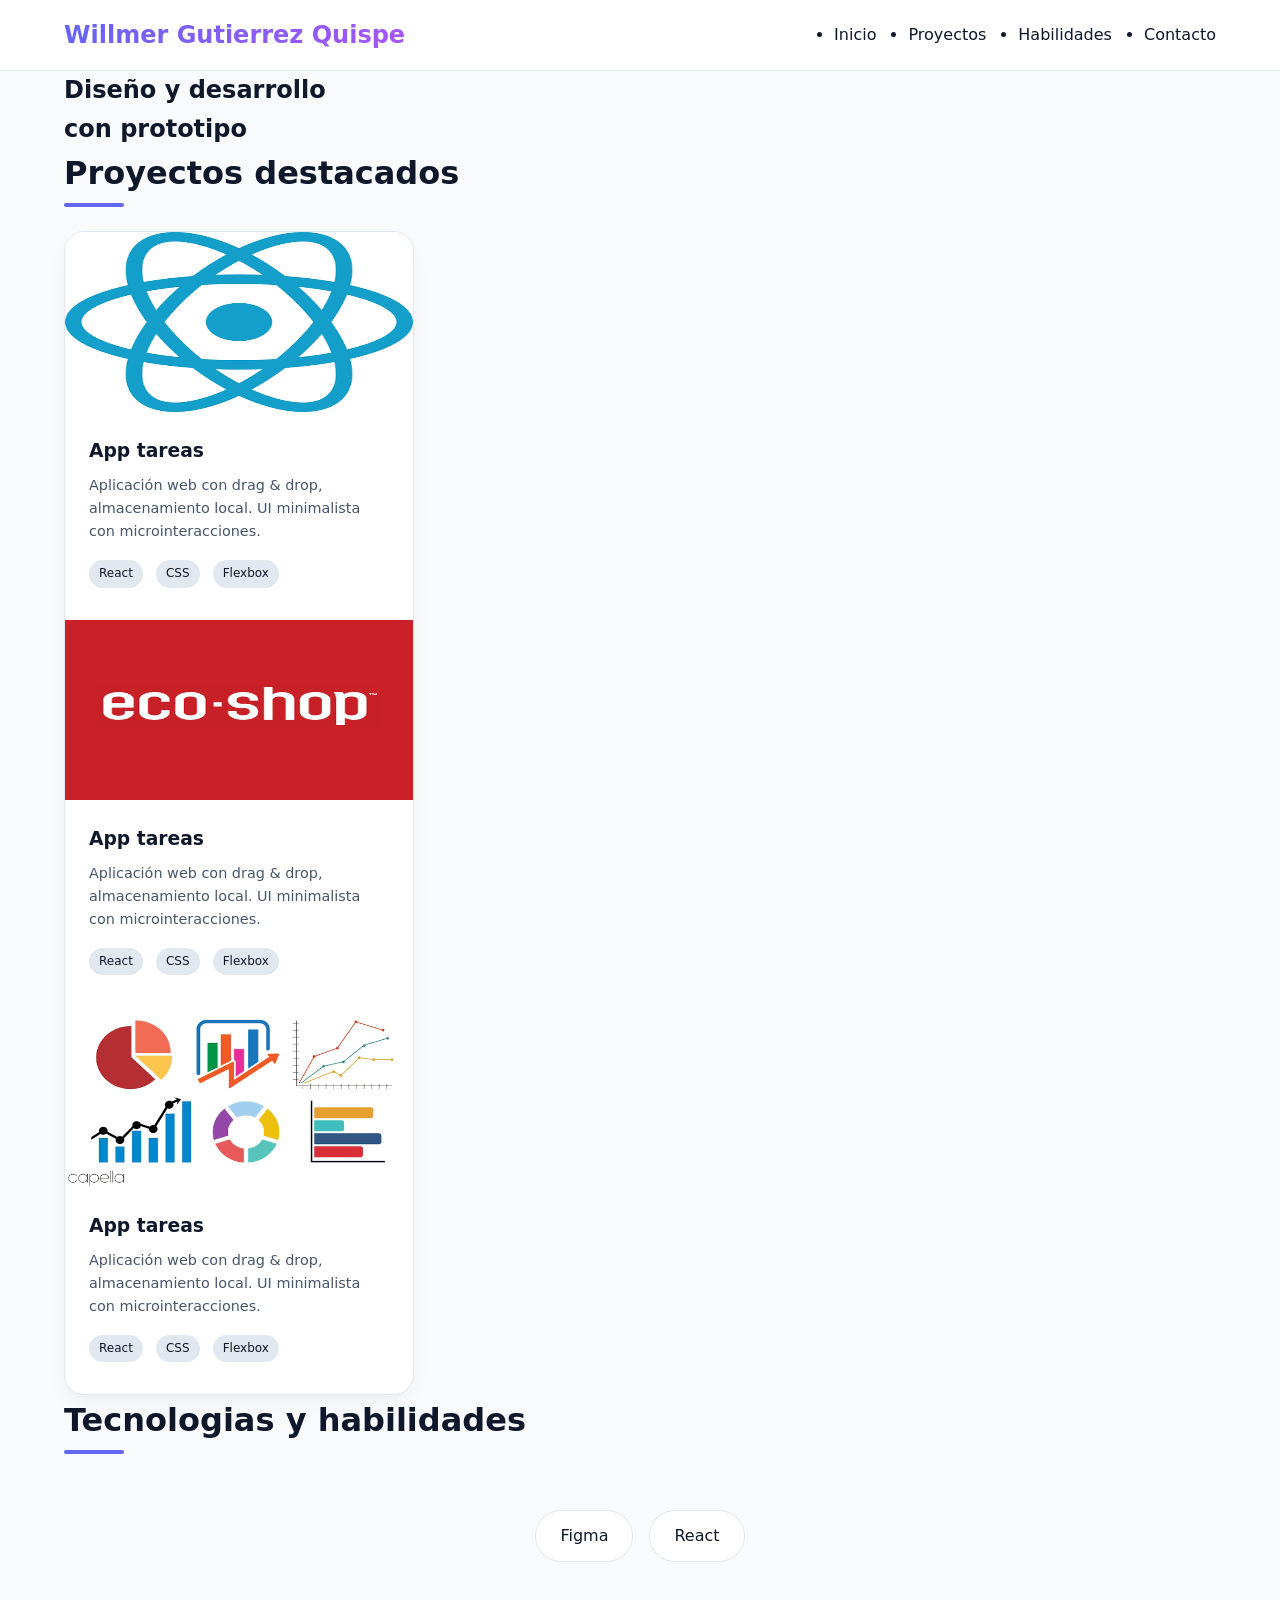
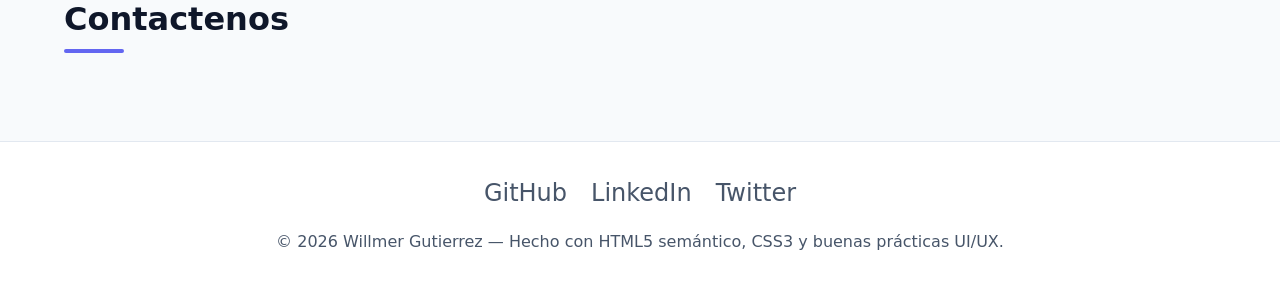
<file: index.html>
<!DOCTYPE html>
<html lang="es">
<head>
    <title>Willmer Gutierrez Quispe - Desarrollo full stack</title>
    <!--SEO & open graph meta tags-->
    <meta name="descripton" content="Portafolio de Willmer Gutierrez, desarrollando software">
    <meta name="keywords" content="desarrollador, full stack, react, nodejs, python, portafolio" />
    <meta name="autor" content="Willmer Luis Gutierrez Quispe">
    <!--Open graph-->
    <meta property="og:title" content="Hebert Cussi – Desarrollador Full Stack" />
    <meta property="og:description" content="Portafolio profesional de Hebert Cussi Cuentas." />
    <meta property="og:type" content="website" />
    <meta property="og:url" content="https://...." />
    <meta charset="UTF-8">
    <meta name="viewport" content="width=device-width, initial-scale=1.0">
    <link rel="stylesheet" href="css/estilos.css"/>
    
</head>
<body>
  <!-- <header> semántico con navegación -->
  <header>
    <div class="container">
      <div class="navbar">
        <div class="logo">Willmer Gutierrez Quispe</div>
        <nav>
          <ul>
            <li><a href="#inicio">Inicio</a></li>
            <li><a href="#proyectos">Proyectos</a></li>
            <li><a href="#habilidades">Habilidades</a></li>
            <li><a href="#contacto">Contacto</a></li>
          </ul>
        </nav>
      </div>
    </div>
  </header>
  <!-- <main> agrupa el contenido principal -->
  <main>
    <!--<section> Hero / Inicio -->
    <section id="inicio">
      <div class="container">
        <h2>Diseño y desarrollo <br> con prototipo</h2>
      </div>
    </section>
    <!-- <section> Acerca de -->
    <section id="proyectos">
      <div class="container">
        <h2 class="section-titulo">Proyectos destacados</h2>
        <div class="proyecto-grilla">
                  
          <article>
            <div class="proyecto-img"><img src="img/react.png" alt=""></div>
            <div class="proyecto-info">
              <h3>App tareas</h3>
              <p>Aplicación web con drag & drop, almacenamiento local. UI minimalista con microinteracciones.</p>
              <div>
                <span class="tecnologias">React</span>
                <span class="tecnologias">CSS</span>
                <span class="tecnologias">Flexbox</span>
              </div>
            </div>
          </article>
          <article>
            <div class="proyecto-img"><img src="img/echo shop.png" alt=""></div>
            <div class="proyecto-info">
              <h3>App tareas</h3>
              <p>Aplicación web con drag & drop, almacenamiento local. UI minimalista con microinteracciones.</p>
              <div>
                <span class="tecnologias">React</span>
                <span class="tecnologias">CSS</span>
                <span class="tecnologias">Flexbox</span>
              </div>
            </div>
          </article>
          <article>
            <div class="proyecto-img"><img src="img/dashboard analityc.png" alt=""></div>
            <div class="proyecto-info">
              <h3>App tareas</h3>
              <p>Aplicación web con drag & drop, almacenamiento local. UI minimalista con microinteracciones.</p>
              <div>
                <span class="tecnologias">React</span>
                <span class="tecnologias">CSS</span>
                <span class="tecnologias">Flexbox</span>
              </div>
            </div>
          </article>
          
        </div>
      </div>
    </section>
    <!--  <section> Proyectos con CSS Grid + <article> semántico -->
    <section id="habilidades">
      <div class="container">
        <h2 class="section-titulo">Tecnologias y habilidades</h2>
        <div class="skills-container">
          <div class="skill-items">Figma</div>
          <div class="skill-items">React</div>
        </div>
      </div>
    </section>
    <!--  <section> Contacto con formulario HTML5 validado -->
    <section id="contacto">
      <div class="container">
        <h2 class="section-titulo">Contactenos</h2>
      </div>
    </section>
  </main>
  <!-- <footer> semántico -->
  <footer>
    <div class="container">
      <div class="social-links">
        <a href="#" aria-label="GitHub">GitHub</a>
        <a href="#" aria-label="LinkedIn">LinkedIn</a>
        <a href="#" aria-label="Twitter">Twitter</a>
      </div>
      <p>
        © 2026 Willmer Gutierrez — Hecho con HTML5 semántico, CSS3 y buenas
        prácticas UI/UX.
      </p>
    </div>
  </footer>
</body>
</html>
</file>
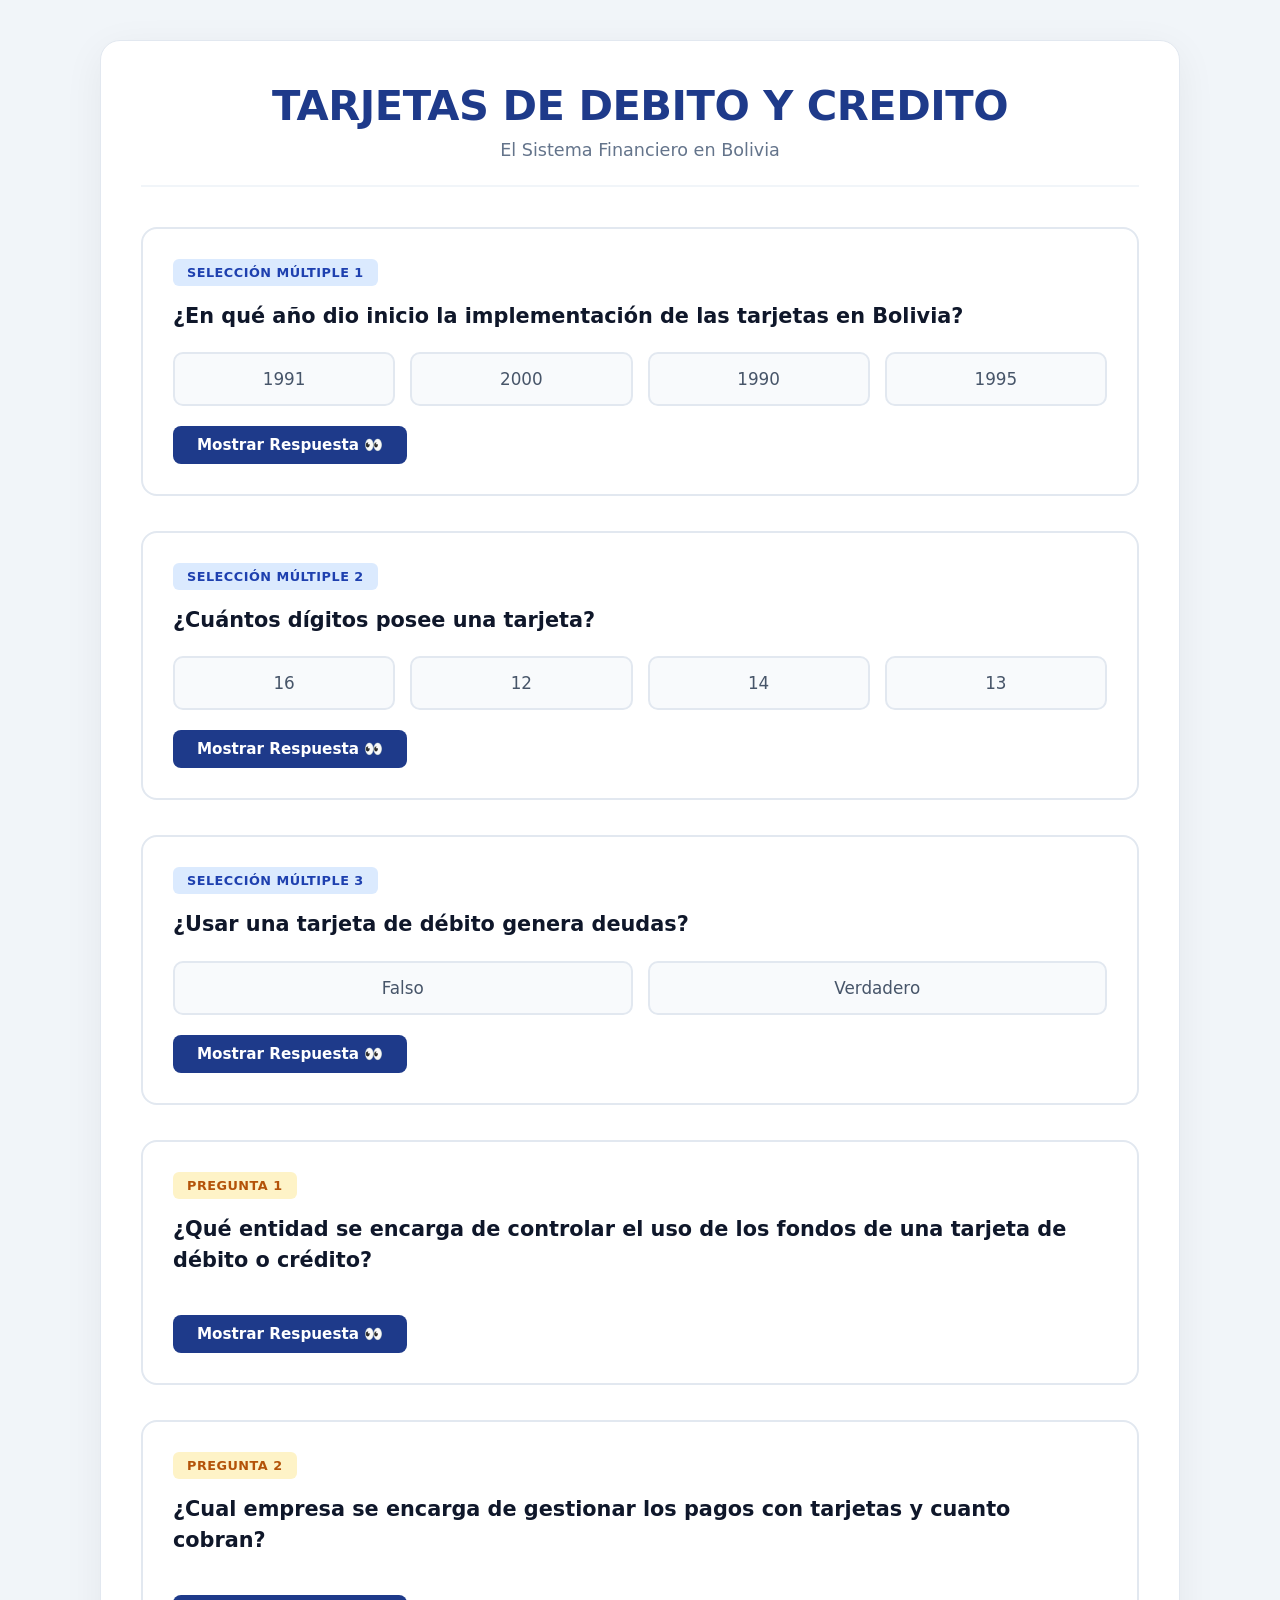
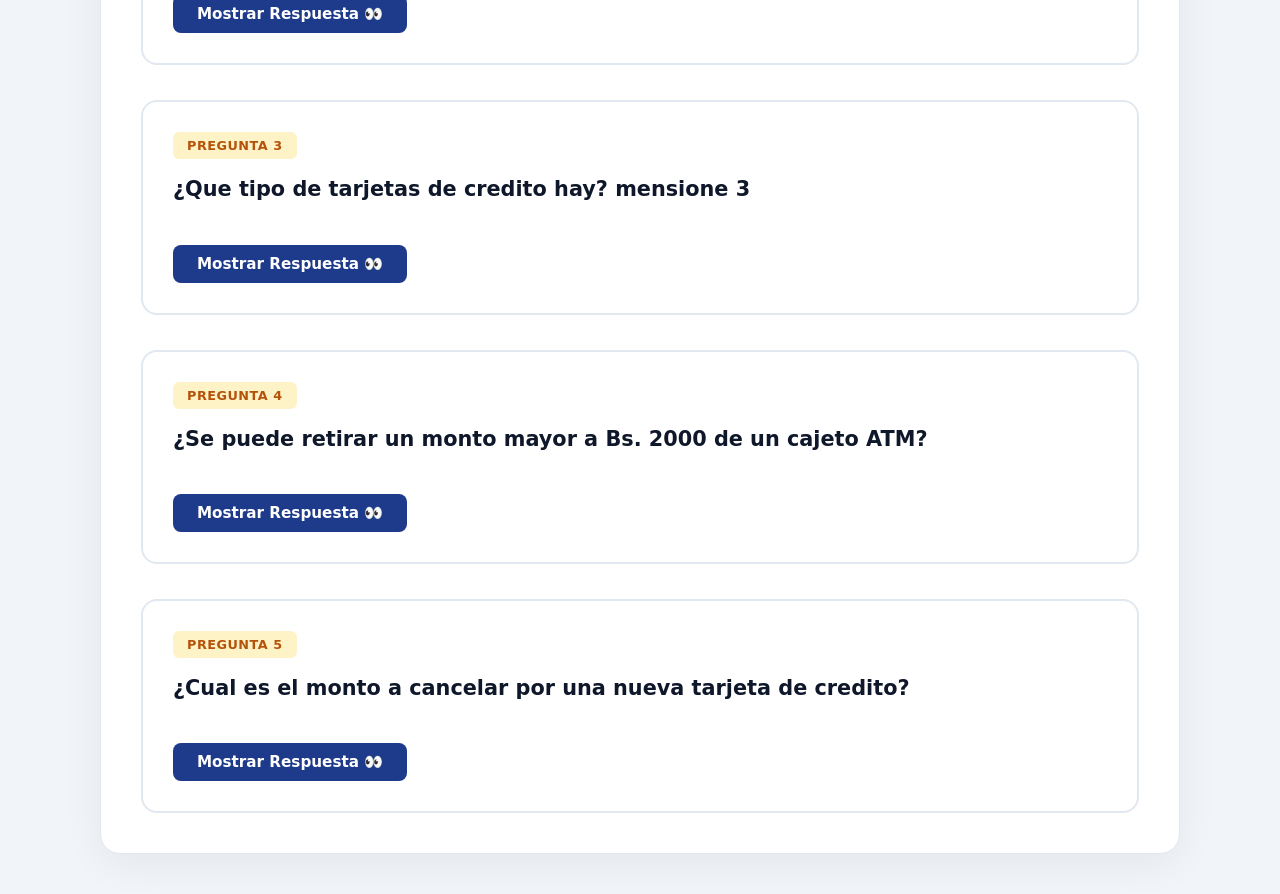
<file: Doc.  merc. debito y credito html/index.html>
<!DOCTYPE html>
<html lang="es">
<head>
    <meta charset="UTF-8">
    <meta name="viewport" content="width=device-width, initial-scale=1.0">
    <title>TARJETAS DE DÉBITO Y CRÉDITO</title>
    <link rel="stylesheet" type="text/css" href="./css/estilos.css">
    <style>
        
    </style>
</head>
<body>

    <main class="wrapper-dinamica">
        
        <header class="header-dinamica">
            <h1>TARJETAS DE DEBITO Y CREDITO</h1>
            <p>El Sistema Financiero en Bolivia</p>
        </header>

        <section class="seccion-preguntas">

            <!-- ================= PREGUNTA 1 ================= -->
            <div class="tarjeta-pregunta">
                <span class="badge-tipo badge-multiple">Selección Múltiple 1</span>
                <h2 class="pregunta-texto">¿En qué año dio inicio la implementación de las tarjetas en Bolivia?</h2>
                
                <div class="grid-opciones">
                    <div class="opcion-item">1991</div>
                    <div class="opcion-item">2000</div>
                    <div class="opcion-item">1990</div>
                    <div class="opcion-item">1995</div>
                </div>

                <button id="R1" class="btn-mostrar-respuesta"  >Mostrar Respuesta 👀</button>

                <!-- Vista simulada de la respuesta revelada -->
                <div id="preg1"class="p1" >
                  <div class="bloque-respuesta-revelada">
                    <span>💡</span>
                    <div>
                        <strong>Respuesta Correcta:</strong>
                        1990
                    </div>
                </div>  
                </div>
                
            </div>
            <!-- ================= PREGUNTA 2 ================= -->
            <div class="tarjeta-pregunta">
                <span class="badge-tipo badge-multiple">Selección Múltiple 2</span>
                <h2 class="pregunta-texto">¿Cuántos dígitos posee una tarjeta?</h2>
                
                <div class="grid-opciones">
                    <div class="opcion-item">16</div>
                    <div class="opcion-item">12</div>
                    <div class="opcion-item">14</div>
                    <div class="opcion-item">13</div>
                </div>

                <button id="R2" class="btn-mostrar-respuesta">Mostrar Respuesta 👀</button>
                <div id="preg2" class="p2">
                    <div class="bloque-respuesta-revelada">
                    <span>💡</span>
                    <div>
                        <strong>Respuesta Correcta:</strong>
                        16
                    </div>
                </div>
                </div>
                
            </div>

            <!-- ================= PREGUNTA 3 ================= -->
            <div class="tarjeta-pregunta">
                <span class="badge-tipo badge-multiple">Selección Múltiple 3</span>
                <h2 class="pregunta-texto">¿Usar una tarjeta de débito genera deudas?</h2>
                
                <div class="grid-opciones">
                    <div class="opcion-item">Falso</div>
                    <div class="opcion-item">Verdadero</div>
                </div>

                <button id="R3" class="btn-mostrar-respuesta">Mostrar Respuesta 👀</button>
                <div id="preg3" class="p3">
                  <div class="bloque-respuesta-revelada">
                    <span>💡</span>
                    <div>
                        <strong>Respuesta Correcta:</strong>
                        Falso
                    </div>
                </div>  
                </div>
                
            </div>

            <!-- ================= PREGUNTA 4 ================= -->
            <div class="tarjeta-pregunta">
                <span class="badge-tipo badge-general">Pregunta 1 </span>
                <h2 class="pregunta-texto">¿Qué entidad se encarga de controlar el uso de los fondos de una tarjeta de débito o crédito?</h2>
                <br>
                <button id="R4" class="btn-mostrar-respuesta">Mostrar Respuesta 👀</button>
                <div id="preg4" class="p4">
                   <div class="bloque-respuesta-revelada">
                    <span>🏛️</span>
                    <div>
                        <strong>Respuesta Correcta:</strong>
                        La ASFI (Autoridad de Supervisión del Sistema Financiero)
                    </div>
                </div> 
                </div>
                
            </div>

            <!-- ================= PREGUNTA 5 ================= -->
            <div class="tarjeta-pregunta">
                <span class="badge-tipo badge-general">Pregunta 2</span>
                <h2 class="pregunta-texto">¿Cual empresa se encarga de gestionar los pagos con tarjetas y cuanto cobran?</h2>
                
              
                <br>
                <button id="R5" class="btn-mostrar-respuesta">Mostrar Respuesta 👀</button>
                <div id="preg5" class="p5">
                 <div class="bloque-respuesta-revelada">
                    <span>🏛️</span>
                    <div>
                        <strong>Respuesta Correcta:</strong>
                        LINKSER con una comision del 2% por cada transaccion.
                    </div>
                </div>   
                </div>
                
            </div>
             <!-- ================= PREGUNTA 6 ================= -->
            <div class="tarjeta-pregunta">
                <span class="badge-tipo badge-general">Pregunta 3</span>
                <h2 class="pregunta-texto">¿Que tipo de tarjetas de credito hay? mensione 3</h2>
                
                
                <br>
                <button id="R6" class="btn-mostrar-respuesta">Mostrar Respuesta 👀</button>
                <div id="preg6" class="p6">
                  <div class="bloque-respuesta-revelada">
                    <span>🏛️</span>
                    <div>
                        <strong>Respuesta Correcta:</strong>
                        Clasica, oro, platino o signature, infiniti / diamond, compartidas
                    </div>
                </div>  
                </div>
                
            </div>
            <!-- ================= PREGUNTA 7 ================= -->
            <div class="tarjeta-pregunta">
                <span class="badge-tipo badge-general">Pregunta 4</span>
                <h2 class="pregunta-texto">¿Se puede retirar un monto mayor a Bs. 2000 de un cajeto ATM?</h2>
                
               
                <br>
                <button id="R7" class="btn-mostrar-respuesta">Mostrar Respuesta 👀</button>
                <div id="preg7" class="p7">
                 <div class="bloque-respuesta-revelada">
                    <span>🏛️</span>
                    <div>
                        <strong>Respuesta Correcta:</strong>
                        si, siempre y cuando se cuente con una autorizacion de la entidad financiera
                    </div>
                </div>   
                </div>
                
            </div>
            <!-- ================= PREGUNTA 8 ================= -->
             <div class="tarjeta-pregunta">
                <span class="badge-tipo badge-general">Pregunta 5</span>
                <h2 class="pregunta-texto">¿Cual es el monto a cancelar por una nueva tarjeta de credito?</h2>
                
               
                <br>
                <button id="R8" class="btn-mostrar-respuesta">Mostrar Respuesta 👀</button>
                <div id="preg8" class="p8">
                  <div class="bloque-respuesta-revelada">
                    <span>🏛️</span>
                    <div>
                        <strong>Respuesta Correcta:</strong>
                        Bs. 70
                    </div>
                </div>  
                </div>
                
            </div>





           
            <script src="js/script.js"></script>

</body>
</html>
</file>
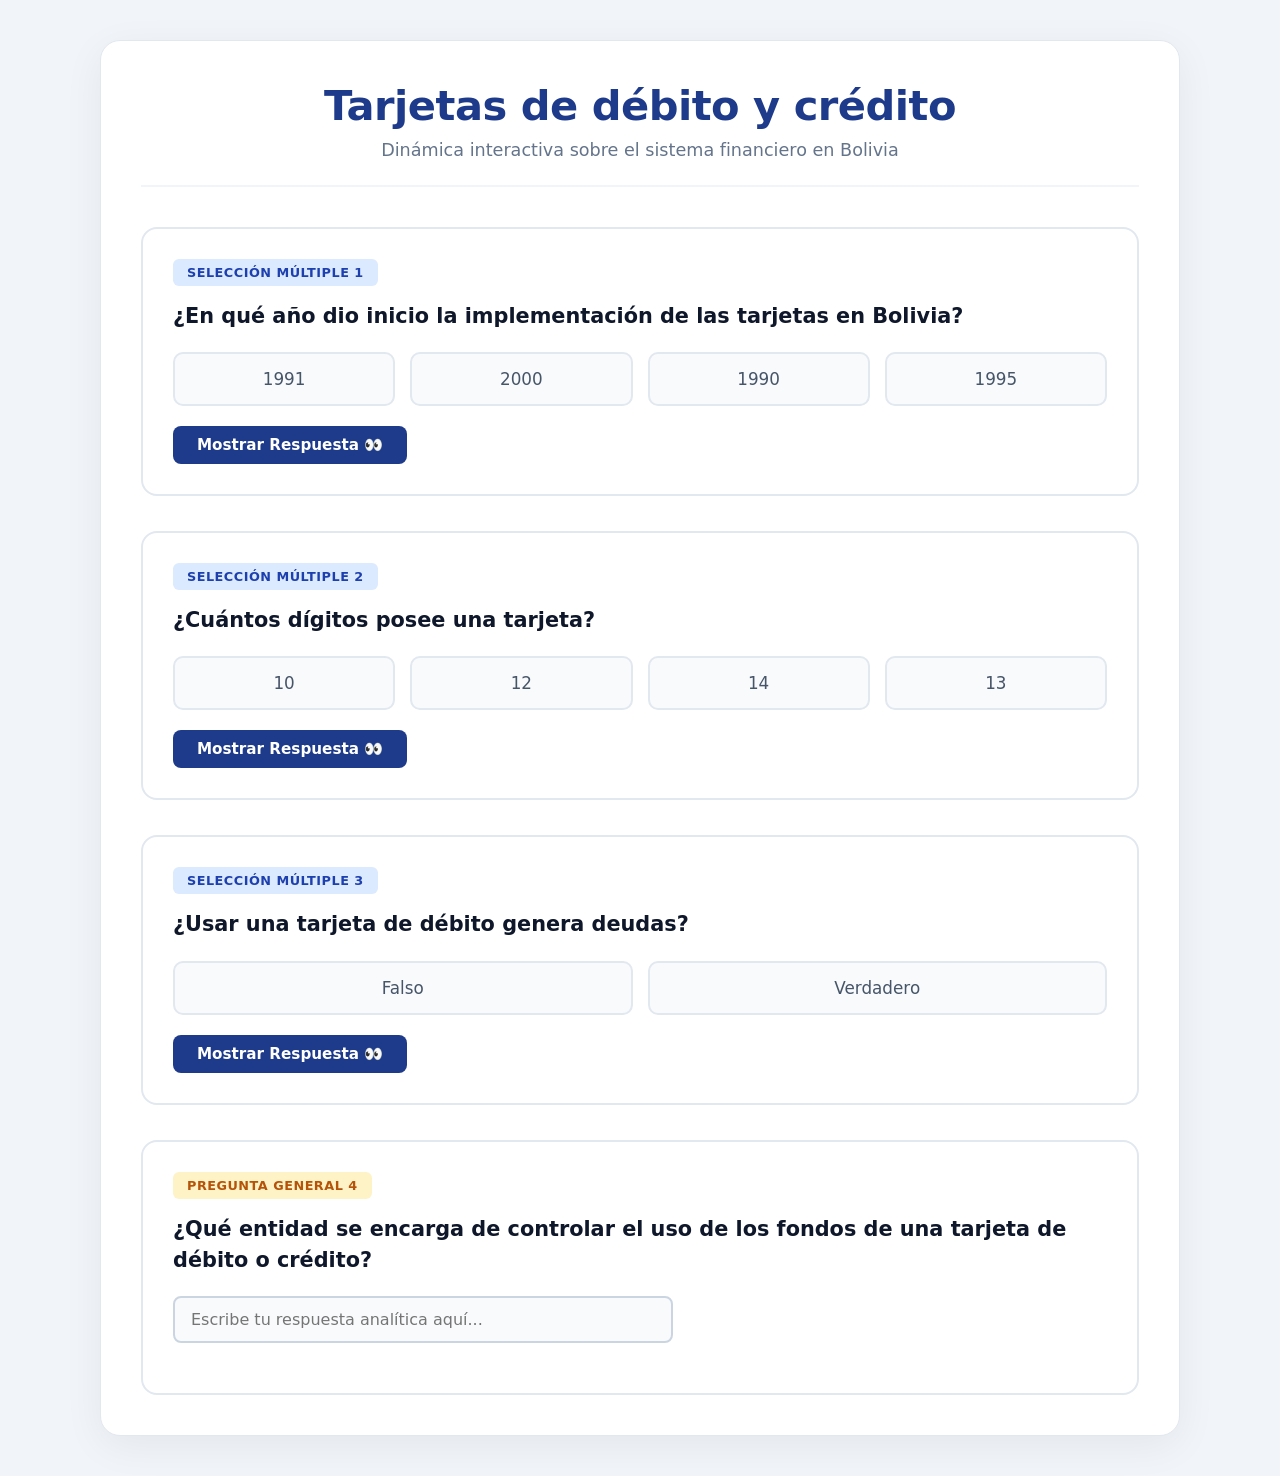
<file: Doc.  merc. debito y credito html/index2.html>
<!DOCTYPE html>
<html lang="es">
<head>
    <meta charset="UTF-8">
    <meta name="viewport" content="width=device-width, initial-scale=1.0">
    <title>Dinámica Interactiva: Tarjetas de Crédito y Débito en Bolivia</title>
    <style>
        /* --- RESETEO Y FUENTES --- */
        * {
            box-sizing: border-box;
            margin: 0;
            padding: 0;
            font-family: 'Segoe UI', system-ui, -apple-system, sans-serif;
        }

        body {
            background-color: #f1f5f9;
            min-height: 100vh;
            display: flex;
            justify-content: center;
            align-items: center;
            padding: 40px 20px;
        }

        /* --- CONTENEDOR DE 1080PX --- */
        .wrapper-dinamica {
            background-color: #ffffff;
            max-width: 1080px;
            width: 100%;
            border-radius: 20px;
            box-shadow: 0 10px 40px rgba(15, 23, 42, 0.06);
            padding: 40px;
            border: 1px solid #e2e8f0;
        }

        /* --- ENCABEZADO --- */
        .header-dinamica {
            text-align: center;
            margin-bottom: 40px;
            border-bottom: 2px solid #f1f5f9;
            padding-bottom: 25px;
        }

        .header-dinamica h1 {
            color: #1e3a8a; /* Azul financiero */
            font-size: 2.6rem;
            font-weight: 800;
            margin-bottom: 10px;
            letter-spacing: -0.5px;
        }

        .header-dinamica p {
            color: #64748b;
            font-size: 1.1rem;
        }

        /* --- SECCIÓN DE PREGUNTAS --- */
        .seccion-preguntas {
            display: flex;
            flex-direction: column;
            gap: 35px;
        }

        .tarjeta-pregunta {
            background-color: #ffffff;
            border: 2px solid #e2e8f0;
            border-radius: 16px;
            padding: 30px;
            transition: transform 0.2s, box-shadow 0.2s;
        }

        .tarjeta-pregunta:hover {
            box-shadow: 0 4px 20px rgba(0, 0, 0, 0.02);
        }

        /* Etiquetas */
        .badge-tipo {
            display: inline-block;
            padding: 6px 14px;
            border-radius: 6px;
            font-size: 0.8rem;
            font-weight: 700;
            text-transform: uppercase;
            margin-bottom: 15px;
            letter-spacing: 0.5px;
        }

        .badge-multiple { background-color: #dbeafe; color: #1e40af; }
        .badge-general { background-color: #fef3c7; color: #b45309; }

        .pregunta-texto {
            font-size: 1.3rem;
            color: #0f172a;
            font-weight: 600;
            line-height: 1.5;
            margin-bottom: 20px;
        }

        /* --- FORMATOS DE RESPUESTA --- */
        .grid-opciones {
            display: grid;
            grid-template-columns: repeat(auto-fit, minmax(200px, 1fr));
            gap: 15px;
            margin-bottom: 20px;
        }

        .opcion-item {
            background-color: #f8fafc;
            border: 2px solid #e2e8f0;
            border-radius: 10px;
            padding: 15px;
            font-size: 1.05rem;
            color: #475569;
            font-weight: 500;
            text-align: center;
            cursor: pointer;
            transition: all 0.2s ease;
        }

        .opcion-item:hover {
            border-color: #cbd5e1;
            background-color: #f1f5f9;
        }

        /* Permite seleccionar una opción visualmente antes de ver la respuesta */
        .opcion-item.seleccionada {
            border-color: #3b82f6;
            background-color: #eff6ff;
            color: #1d4ed8;
        }

        .campo-completar {
            width: 100%;
            max-width: 500px;
            padding: 12px 16px;
            font-size: 1rem;
            border: 2px solid #cbd5e1;
            border-radius: 8px;
            background-color: #f8fafc;
            margin-bottom: 20px;
            outline: none;
            transition: border-color 0.2s;
        }

        .campo-completar:focus {
            border-color: #3b82f6;
            background-color: #ffffff;
        }

        /* --- BOTÓN MOSTRAR RESPUESTA --- */
        .btn-mostrar-respuesta {
            background-color: #1e3a8a;
            color: #ffffff;
            border: none;
            padding: 10px 24px;
            font-size: 0.95rem;
            font-weight: 700;
            border-radius: 8px;
            cursor: pointer;
            transition: background-color 0.2s;
            display: inline-flex;
            align-items: center;
            gap: 8px;
        }

        .btn-mostrar-respuesta:hover {
            background-color: #1d4ed8;
        }

        /* --- RESPUESTA OCULTA (DISPLAY: NONE POR DEFECTO) --- */
        .bloque-respuesta-revelada {
            display: none; /* Asegura que inicien ocultas */
            margin-top: 20px;
            padding: 18px 24px;
            border-radius: 10px;
            background-color: #f0fdf4;
            border: 1px solid #bbf7d0;
            color: #16a34a;
            font-size: 1.1rem;
            font-weight: 600;
            align-items: flex-start;
            gap: 12px;
            animation: aparecer 0.25s ease-in-out forwards;
        }

        @keyframes aparecer {
            from { opacity: 0; transform: translateY(-5px); }
            to { opacity: 1; transform: translateY(0); }
        }

        .bloque-respuesta-revelada span {
            font-size: 1.3rem;
        }

        .bloque-respuesta-revelada div strong {
            color: #14532d;
            display: block;
            margin-bottom: 2px;
        }

        /* --- RESPONSIVO --- */
        @media (max-width: 768px) {
            .wrapper-dinamica { padding: 20px; }
            .header-dinamica h1 { font-size: 1.9rem; }
            .grid-opciones { grid-template-columns: 1fr; }
            .btn-mostrar-respuesta { width: 100%; justify-content: center; }
        }
    </style>
</head>
<body>

    <main class="wrapper-dinamica">
        
        <header class="header-dinamica">
            <h1>Tarjetas de débito y crédito</h1>
            <p>Dinámica interactiva sobre el sistema financiero en Bolivia</p>
        </header>

        <section class="seccion-preguntas">

            <!-- ================= PREGUNTA 1 ================= -->
            <div class="tarjeta-pregunta">
                <span class="badge-tipo badge-multiple">Selección Múltiple 1</span>
                <h2 class="pregunta-texto">¿En qué año dio inicio la implementación de las tarjetas en Bolivia?</h2>
                
                <div class="grid-opciones">
                    <div class="opcion-item" onclick="marcarOpcion(this)">1991</div>
                    <div class="opcion-item" onclick="marcarOpcion(this)">2000</div>
                    <div class="opcion-item" onclick="marcarOpcion(this)">1990</div>
                    <div class="opcion-item" onclick="marcarOpcion(this)">1995</div>
                </div>

                <button class="btn-mostrar-respuesta" onclick="alternarRespuesta(this)">Mostrar Respuesta 👀</button>

                <div class="bloque-respuesta-revelada">
                    <span>💡</span>
                    <div>
                        <strong>Respuesta Correcta:</strong>
                        1990
                    </div>
                </div>
            </div>

            <!-- ================= PREGUNTA 2 ================= -->
            <div class="tarjeta-pregunta">
                <span class="badge-tipo badge-multiple">Selección Múltiple 2</span>
                <h2 class="pregunta-texto">¿Cuántos dígitos posee una tarjeta?</h2>
                
                <div class="grid-opciones">
                    <div class="opcion-item" onclick="marcarOpcion(this)">10</div>
                    <div class="opcion-item" onclick="marcarOpcion(this)">12</div>
                    <div class="opcion-item" onclick="marcarOpcion(this)">14</div>
                    <div class="opcion-item" onclick="marcarOpcion(this)">13</div>
                </div>

                <button class="btn-mostrar-respuesta" onclick="alternarRespuesta(this)">Mostrar Respuesta 👀</button>

                <div class="bloque-respuesta-revelada">
                    <span>💡</span>
                    <div>
                        <strong>Respuesta Correcta:</strong>
                        14
                    </div>
                </div>
            </div>

            <!-- ================= PREGUNTA 3 ================= -->
            <div class="tarjeta-pregunta">
                <span class="badge-tipo badge-multiple">Selección Múltiple 3</span>
                <h2 class="pregunta-texto">¿Usar una tarjeta de débito genera deudas?</h2>
                
                <div class="grid-opciones">
                    <div class="opcion-item" onclick="marcarOpcion(this)">Falso</div>
                    <div class="opcion-item" onclick="marcarOpcion(this)">Verdadero</div>
                </div>

                <button class="btn-mostrar-respuesta" onclick="alternarRespuesta(this)">Mostrar Respuesta 👀</button>

                <div class="bloque-respuesta-revelada">
                    <span>💡</span>
                    <div>
                        <strong>Respuesta Correcta:</strong>
                        Falso
                    </div>
                </div>
            </div>

            <!-- ================= PREGUNTA 4 ================= -->
            <div class="tarjeta-pregunta">
                <span class="badge-tipo badge-general">Pregunta General 4</span>
                <h2 class="pregunta-texto">¿Qué entidad se encarga de controlar el uso de los fondos de una tarjeta de débito o crédito?</h2>
                
                <input type="text" class="campo-completar" placeholder="Escribe tu respuesta analítica aquí...">
                <br>
</file>
<file: css/estilos.css>
/* ============================================ */
/* 1. VARIABLES CSS (tema claro)         */
/* ============================================ */
:root {
  /* Colores claros (por defecto) */
  --bg-primary: #f8fafc;
  --bg-secondary: #ffffff;
  --text-primary: #0f172a;
  --text-secondary: #475569;
  --accent: #6366f1;
  --accent-gradiente: #a855f7;
  --accent-hover: #4f46e5;
  --border: #e2e8f0;
  --card-shadow: 0 10px 25px -5px rgba(0, 0, 0, 0.05), 0 8px 10px -6px rgba(0, 0, 0, 0.02);
  --transition: all 0.3s cubic-bezier(0.4, 0, 0.2, 1);
}

/* ============================================ */
/* 2. RESET Y ESTILOS GLOBALES (Box Model)      */
/* ============================================ */
* {
  margin: 0;
  padding: 0;
  box-sizing: border-box;
}



body {
  font-family: system-ui, -apple-system, 'Segoe UI', Roboto, 'Helvetica Neue', sans-serif;
  background-color: var(--bg-primary);
  color: var(--text-primary);
  line-height: 1.6;
  transition: background-color 0.2s, color 0.2s;
}

html {
  scroll-behavior: smooth;
}

.container {
  max-width: 1200px;
  margin: 0 auto;
  padding: 0 24px;
}

/* ============================================ */
/* 4. HEADER Y NAVEGACIÓN (FLEXBOX)             */
/* ============================================ */
header {
  background: var(--bg-secondary);
  backdrop-filter: blur(8px);
  border-bottom: 1px solid var(--border);
  position: sticky;
  top: 0;
  z-index: 100;
}

.navbar {
  display: flex;
  justify-content: space-between;
  align-items: center;
  padding: 1rem 0;
  flex-wrap: wrap;
  gap: 1rem;
}

.logo {
  font-size: 1.5rem;
  font-weight: 700;
  background: linear-gradient(135deg, var(--accent), var(--accent-gradiente) );
  background-clip: text;
  -webkit-background-clip: text;
  color: transparent;
}

nav ul {
  display: flex;
  gap: 2rem;
  flex-wrap: wrap;
}

nav ul li a {
  text-decoration: none;
  color: var(--text-primary);
  font-weight: 500;
  transition: var(--transition);
  padding: 0.5rem 0;
  border-bottom: 2px solid transparent;
}

nav ul li a:hover {
  color: var(--accent);
  border-bottom-color: var(--accent);
}
footer{
  background: var(--bg-secondary);
  border-top: 1px solid var(--border);
  padding: 2rem 0;
  margin-top: 4rem;
  text-align: center;
  color: var(--text-secondary);
}
.social-links{
  display: flex;
  justify-content: center;
  gap: 1.5rem;
  margin-bottom: 1rem;
}
.social-links a{
  color: var(--text-secondary);
  font-size: 1.5rem;
  transition: var(--transition);
  text-decoration: none;
}
.social-links a:hover{
  color: var(--accent);
  transform: translateY(-3px);
}

.section-titulo{
  position: relative;
  display:  inline-block;
  margin-bottom: 2rem;
  font-size: 2rem;
}

.section-titulo::after{
  content: '';
  position: absolute;
  bottom: -8px;
  left: 0;
  width: 60px;
  height: 4px;
  background: var(--accent);
  border-radius: 2px;
}

.proyecto-grilla{
  background: var(--bg-secondary);
  border-radius: 20px;
  overflow: hidden;
  box-shadow: var(--card-shadow);
  transition: var(--transition);
  flex:  1 1 300px;
  max-width: 350px;
  border: 1px solid var(--border);
}

.proyecto-info{
  padding: 1.5rem;
}

.proyecto-info h3{
  margin-bottom: 0.5rem;
}
.proyecto-info p{
  color: var(--text-secondary);
  font-size: 0.90rem;
  margin-bottom: 1rem;
}
.tecnologias{
  display: inline-block;
  background: var(--border);
  padding: 4px 10px;
  border-radius: 20px;
  font-size: 0.75rem;
  margin-right: 0.5rem;
  margin-bottom: 0.5rem;
  color: var(--text-primary);
}

.proyecto-img{
  background: linear-gradient(135deg, var(--accent), var(--accent-gradiente));
  height: 180px;
  display: flex;
  align-items: center;
  justify-content: center;
  font-size: 3rem;
}
.proyecto-img img{
 height: 180px;
 width: 350px;
}

.skills-container{
  display: flex;
  flex-wrap: wrap;
  gap: 1rem;
  justify-content: center;
  margin: 2rem 0;
}
.skill-items{
  background: var(--bg-secondary);
  border: 1px solid var(--border);
  border-radius: 50px;
  padding: 0.75rem 1.5rem;
  font-weight: 500;
  transition: var(--transition);
  cursor:default;
}
.skill-items:hover{
  transform: scale(1);
  border-color: var(--accent);
  color: var(--accent);
}
</file>
<file: Doc.  merc. debito y credito html/css/estilos.css>
/* --- RESETEO Y FUENTES --- */
        * {
            box-sizing: border-box;
            margin: 0;
            padding: 0;
            font-family: 'Segoe UI', system-ui, -apple-system, sans-serif;
        }

        body {
            background-color: #f1f5f9;
            min-height: 100vh;
            display: flex;
            justify-content: center;
            align-items: center;
            padding: 40px 20px;
        }

        /* --- CONTENEDOR DE 1080PX --- */
        .wrapper-dinamica {
            background-color: #ffffff;
            max-width: 1080px;
            width: 100%;
            border-radius: 20px;
            box-shadow: 0 10px 40px rgba(15, 23, 42, 0.06);
            padding: 40px;
            border: 1px solid #e2e8f0;
        }

        /* --- ENCABEZADO --- */
        .header-dinamica {
            text-align: center;
            margin-bottom: 40px;
            border-bottom: 2px solid #f1f5f9;
            padding-bottom: 25px;
        }

        .header-dinamica h1 {
            color: #1e3a8a; /* Azul financiero */
            font-size: 2.6rem;
            font-weight: 800;
            margin-bottom: 10px;
            letter-spacing: -0.5px;
        }

        .header-dinamica p {
            color: #64748b;
            font-size: 1.1rem;
        }

        /* --- SECCIÓN DE PREGUNTAS --- */
        .seccion-preguntas {
            display: flex;
            flex-direction: column;
            gap: 35px;
        }

        .tarjeta-pregunta {
            background-color: #ffffff;
            border: 2px solid #e2e8f0;
            border-radius: 16px;
            padding: 30px;
            transition: transform 0.2s, box-shadow 0.2s;
        }

        .tarjeta-pregunta:hover {
            box-shadow: 0 4px 20px rgba(0, 0, 0, 0.02);
        }

        /* Etiquetas */
        .badge-tipo {
            display: inline-block;
            padding: 6px 14px;
            border-radius: 6px;
            font-size: 0.8rem;
            font-weight: 700;
            text-transform: uppercase;
            margin-bottom: 15px;
            letter-spacing: 0.5px;
        }

        .badge-multiple { background-color: #dbeafe; color: #1e40af; }
        .badge-general { background-color: #fef3c7; color: #b45309; }

        .pregunta-texto {
            font-size: 1.3rem;
            color: #0f172a;
            font-weight: 600;
            line-height: 1.5;
            margin-bottom: 20px;
        }

        /* --- FORMATOS DE RESPUESTA (DISEÑO) --- */
        /* Opciones de Selección Múltiple */
        .grid-opciones {
            display: grid;
            grid-template-columns: repeat(auto-fit, minmax(200px, 1fr));
            gap: 15px;
            margin-bottom: 20px;
        }

        .opcion-item {
            background-color: #f8fafc;
            border: 2px solid #e2e8f0;
            border-radius: 10px;
            padding: 15px;
            font-size: 1.05rem;
            color: #475569;
            font-weight: 500;
            text-align: center;
            cursor: pointer;
        }

        .opcion-item:hover {
            border-color: #cbd5e1;
            background-color: #f1f5f9;
        }

        /* Campo de texto simulado para generales */
        .campo-completar {
            width: 100%;
            max-width: 500px;
            padding: 12px 16px;
            font-size: 1rem;
            border: 2px solid #cbd5e1;
            border-radius: 8px;
            background-color: #f8fafc;
            margin-bottom: 20px;
            outline: none;
        }

        /* --- BOTÓN DE ACCIÓN INDIVIDUAL --- */
        .btn-mostrar-respuesta {
            background-color: #1e3a8a;
            color: #ffffff;
            border: none;
            padding: 10px 24px;
            font-size: 0.95rem;
            font-weight: 700;
            border-radius: 8px;
            cursor: pointer;
            transition: background-color 0.2s;
            display: inline-flex;
            align-items: center;
            gap: 8px;
        }

        .btn-mostrar-respuesta:hover {
            background-color: #1d4ed8;
        }

        /* --- BLOQUE DE RESPUESTA OCULTA (DISEÑO) --- */
        /* Nota: En esta fase de diseño la dejamos visible con estilos especiales para evaluar cómo se verá */
        .bloque-respuesta-revelada  {
            margin-top: 20px;
            padding: 18px 24px;
            border-radius: 10px;
            background-color: #f0fdf4;
            border: 1px solid #bbf7d0;
            color: #16a34a;
            font-size: 1.1rem;
            font-weight: 600;
            display: flex;
            align-items: flex-start;
            gap: 12px;
        }

        .bloque-respuesta-revelada span {
            font-size: 1.3rem;
        }

        .bloque-respuesta-revelada div strong {
            color: #14532d;
            display: block;
            margin-bottom: 2px;
        }

        /* --- RESPONSIVO --- */
        @media (max-width: 768px) {
            .wrapper-dinamica { padding: 20px; }
            .header-dinamica h1 { font-size: 1.9rem; }
            .grid-opciones { grid-template-columns: 1fr; }
            .btn-mostrar-respuesta { width: 100%; justify-content: center; }
        }


.p1{
	display: none;
	padding-bottom: 10px;
}
.p2{
	display: none;
	padding-bottom: 10px;
}
.p3{
	display: none;
	padding-bottom: 10px;
}
.p4{
	display: none;
	padding-bottom: 10px;
}

.p5{
	display: none;
	padding-bottom: 10px;
}

.p6{
	display: none;
	padding-bottom: 10px;
}

.p7{
	display: none;
	padding-bottom: 10px;
}

.p8{
	display: none;
	padding-bottom: 10px;
}
</file>
